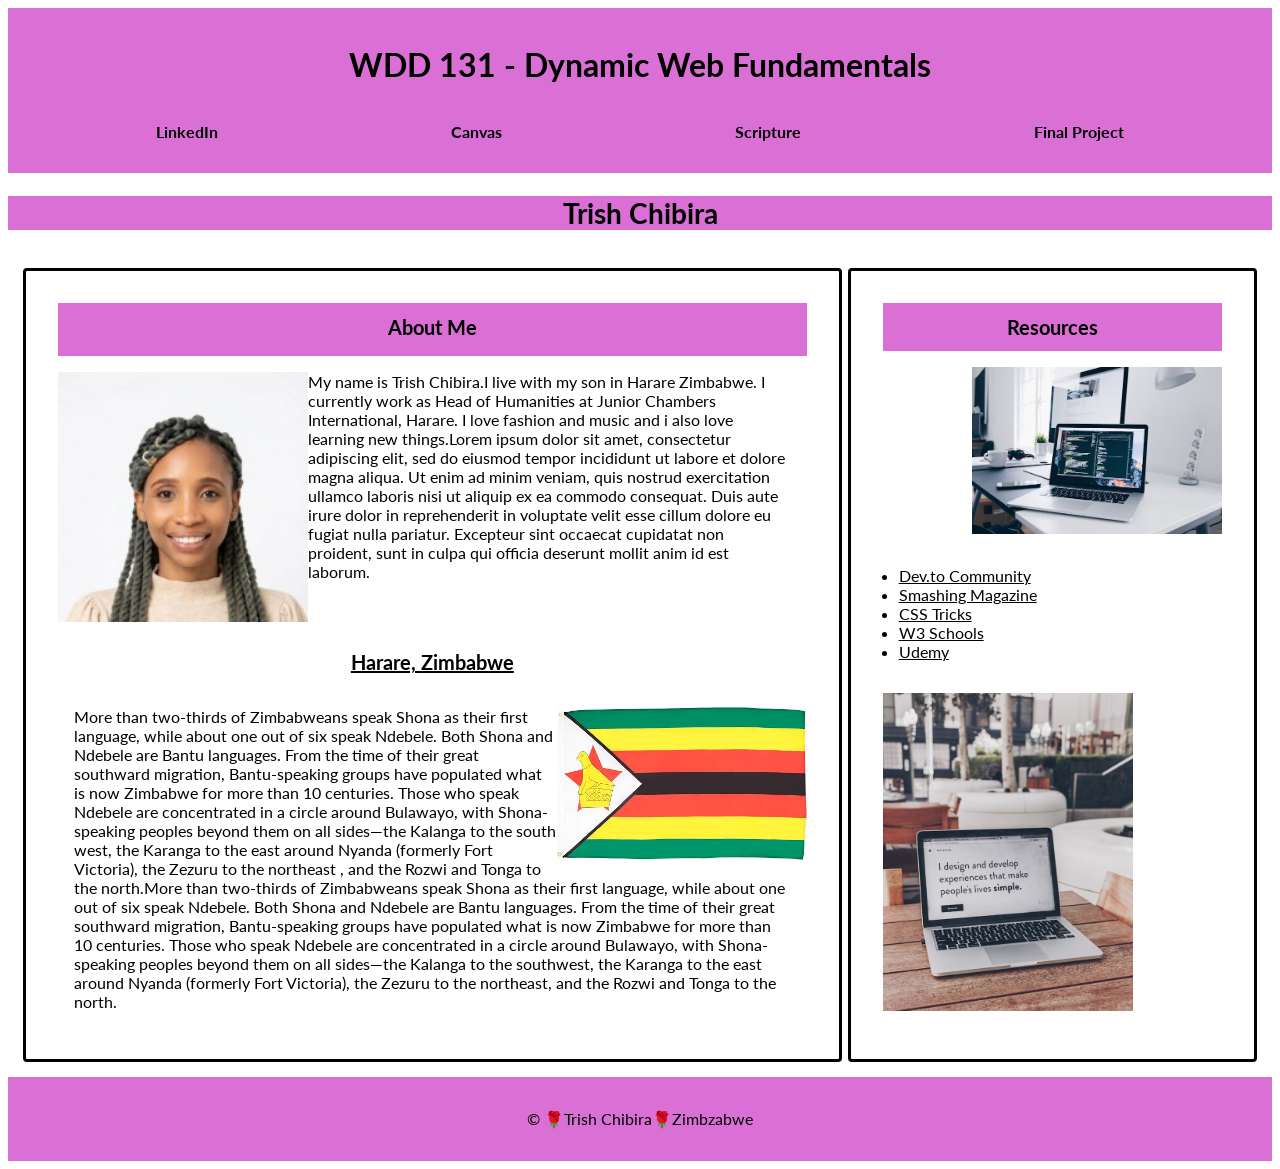
<file: index.html>
<!DOCTYPE html>
<html lang="en">
<head>
    <meta charset="UTF-8">
    <meta name="viewport" content="width=device-width, initial-scale=1.0">
    <title>WDD 131 - Dynamic Web Fundamentals - Trish Chibira</title>
    <meta name="description"
      content="WDD 131 - Dynamic Web Fundamentals |Trish Chibira |This homepage is about the author of this page and web development resources available for this course.">
    <meta name="author" content="Trish Chibira">
    <link rel="preconnect" href="https://fonts.googleapis.com">
    <link rel="preconnect" href="https://fonts.gstatic.com" crossorigin>
    <link href="https://fonts.googleapis.com/css2?family=Lato:ital,wght@0,100;0,300;0,400;0,700;0,900;1,100;1,300;1,400;1,700;1,900&display=swap" rel="stylesheet">
    <link rel="stylesheet" href="styles/base.css">
     <script src="scripts/getdates.js" defer></script>
</head>
    <body>
    <header>
        <h1><span id="course-title">WDD 131 - Dynamic Web Fundamentals</span></h1>
        <nav>
            <a href="https://www.linkedin.com/in/trish-chibira-43403124b">LinkedIn</a>
            <a href="https://byupw.instructure.com">Canvas</a>
            <a href="https://www.churchofjesuschrist.org/study/scriptures/nt/1-cor/8?lang=eng&id=p3-p4#p3">Scripture</a>
            <a href="https://finalproject.com">Final Project</a>
        </nav>

    </header>
    <main>
        <h2>Trish Chibira</h2>
    <div class="card-wrap">
        <section class="card">
            <h2>About Me</h2>
            <div class="the-text">
             <img src="images/trish.jpg" alt="An proffesional image of Trish Chibira." class="profile-picture">
             <p>My name is Trish Chibira.I live with my son in Harare Zimbabwe. I currently work as Head of Humanities at Junior Chambers International, Harare. I love fashion and music and i also love learning new things.Lorem ipsum dolor sit amet, consectetur adipiscing elit, sed do eiusmod tempor incididunt ut labore et dolore magna aliqua. Ut enim ad minim veniam, quis nostrud exercitation ullamco laboris nisi ut aliquip ex ea commodo consequat. Duis aute irure dolor in reprehenderit in voluptate velit esse cillum dolore eu fugiat nulla pariatur. Excepteur sint occaecat cupidatat non proident, sunt in culpa qui officia deserunt mollit anim id est laborum.</p>
            </div>
            <h2 class="zim-heading">Harare, Zimbabwe</h2>
            <div class="the-text">
             <img src="images/flag.webp" alt="Zimbabwean Flag" class="the-flag">
             <p>More than two-thirds of Zimbabweans speak Shona as their first language, while about one out 
                of six speak Ndebele. Both Shona and Ndebele are Bantu languages.
                 From the time of their great southward migration, Bantu-speaking groups have populated what is
                 now Zimbabwe for more than 10 centuries. Those who speak Ndebele are concentrated in a circle
                around Bulawayo, with Shona-speaking peoples beyond them on all sides—the Kalanga to the south
                   west, the Karanga to the east around Nyanda (formerly Fort Victoria), the Zezuru to the northeast
                   , and the Rozwi and Tonga to the north.More than two-thirds of Zimbabweans speak Shona as their first language, while about one out of six speak Ndebele. Both Shona and Ndebele are Bantu languages. From the time of their great southward migration, Bantu-speaking groups have populated what is now Zimbabwe for more than 10 centuries. Those who speak Ndebele are concentrated in a circle around Bulawayo, with Shona-speaking peoples beyond them on all sides—the Kalanga to the southwest, the Karanga to the east around Nyanda (formerly Fort Victoria), the Zezuru to the northeast, and the Rozwi and Tonga to the north.</p>
            </div>
        </section>
        <section class="card">
            <h2>Resources</h2>
            <div class="the-img">
             <img src="images/webphoto.avif" alt="Letting others know what i do" class="web-photo">
             </div>
            <ul>
                <li><a href="https://dev.to/" target="_blank">Dev.to Community</a></li>
                <li><a href="https://www.smashingmagazine.com/" target="_blank">Smashing Magazine</a></li>
                <li><a href="https://css-tricks.com/" target="_blank">CSS Tricks</a></li>
                <li><a href="https://www.w3schools.com/" target="_blank">W3 Schools</a></li>
                <li><a href="https://www.udemy.com/courses/free/" target="_blank">Udemy</a></li>


            </ul>
            <div class="the-img">
             <img src="images/webphotoo.jpg" alt="Letting others know what i do"  class="web-photoo">
            </div>
        </section>
    </div>

        

    </main>

    <footer>
        <p>©️ <span id="currentyear"></span>🌹Trish Chibira🌹Zimbzabwe</p>
        <p id="lastModified"></p>
    </footer>
    
    
</body>
</html>
</file>
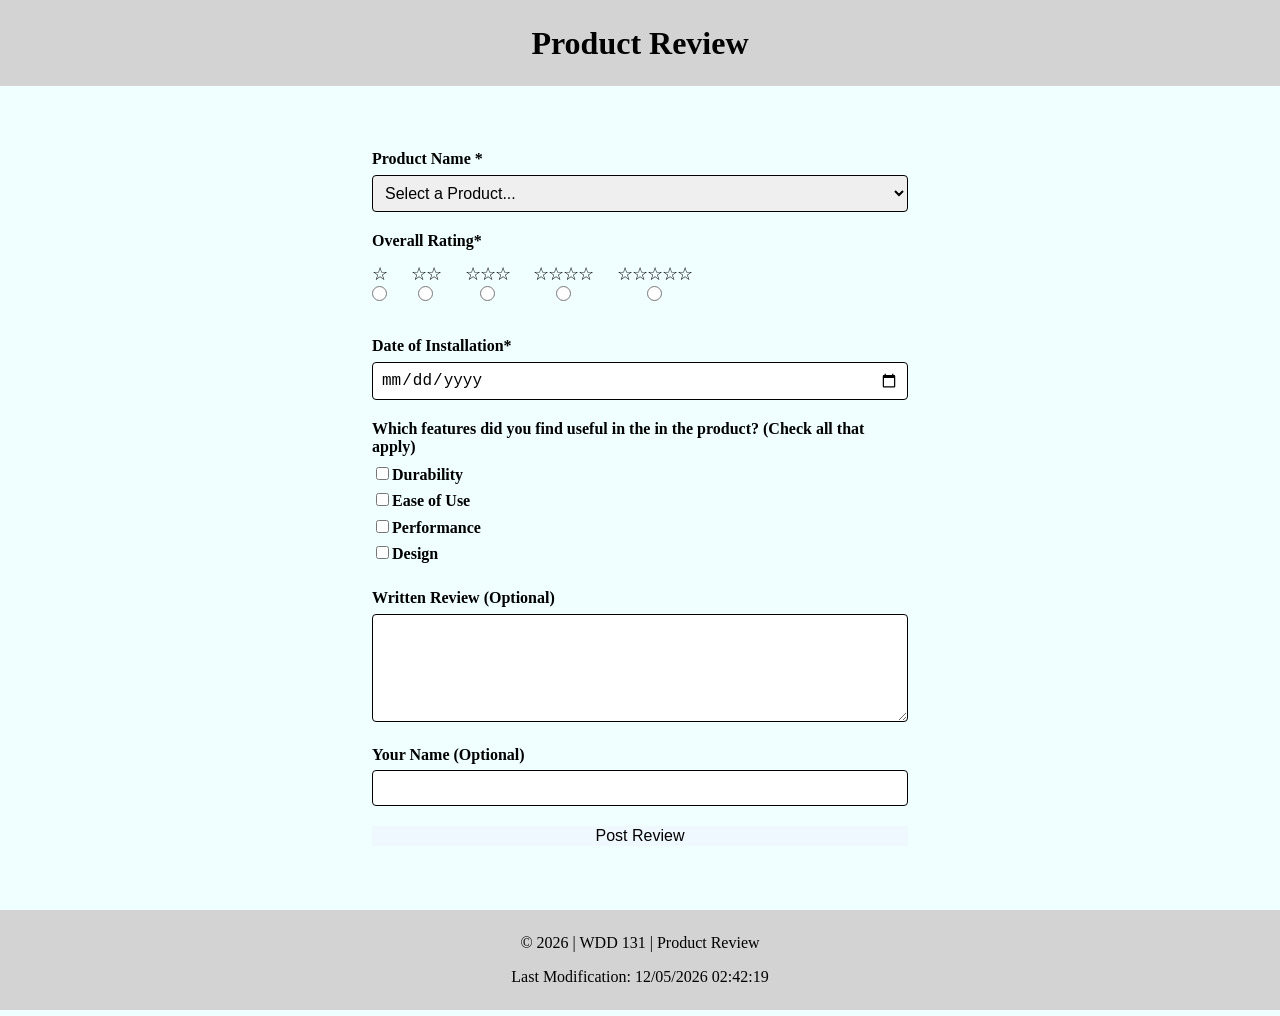
<file: form.html>
<!DOCTYPE html>
<html lang="en">
<head>
    <meta charset="UTF-8">
    <meta name="viewport" content="width=device-width, initial-scale=1.0">
    <title>WDD 131 - Dynamic Web Fundamentals - Form Creation.</title>
    <meta name="description"
      content="WDD 131 - Dynamic Web Fundamentals |Trish Chibira | This homepage is about learning to create a form.">
    <meta name="author" content="Trish Chibira">
    <link rel="preconnect" href="https://fonts.googleapis.com">
    <link rel="preconnect" href="https://fonts.gstatic.com" crossorigin>
    <link href="https://fonts.googleapis.com/css2?family=Lato:ital,wght@0,100;0,300;0,400;0,700;0,900;1,100;1,300;1,400;1,700;1,900&display=swap" rel="stylesheet">
    <link rel="stylesheet" href="styles/form.css">
    <script src="scripts/form.js" defer></script>
</head>
<body>
    <header>
        <h1>Product Review</h1>

    </header>
    <main>
        <form method="get" action="review.html">
            <div class="form-item">
                <label for="productName">Product Name <span class="required">*</span></label>
                <select id="productName" name="productName" required>
                    <option value="" disabled selected>Select a Product...</option>
                </select>
            </div>
            <div class="form-item">
                <fieldset class="rating-fieldset">
                
                    <legend>Overall Rating<span class="required">*</span></legend>
                    <div class="rating-options">
                        <label for="rating1">
                            <span>&#9734;</span>
                            <input type="radio" id="rating1" name="rating" value="1" required>
                        </label>
                        <label for="rating2">
                            <span>&#9734;&#9734;</span>
                            <input type="radio" id="rating2" name="rating" value="2" required>
                        </label>
                        <label for="rating3">
                            <span>&#9734;&#9734;&#9734;</span>
                            <input type="radio" id="rating3" name="rating" value="3" required>
                        </label>
                        <label for="rating4">
                            <span>&#9734;&#9734;&#9734;&#9734;</span>
                            <input type="radio" id="rating4" name="rating" value="4" required>
                        </label>
                        <label for="rating5">
                            <span>&#9734;&#9734;&#9734;&#9734;&#9734;</span>
                            <input type="radio" id="rating5" name="rating" value="5" required>
                        </label>
                    </div>
                </fieldset>
            </div>
            <div class="form-item">
                    <label for="installDate">Date of Installation<span class="required">*</span></label>
                    <input type="date" id="installDate" name="installDate" required>
            </div>
            <div class="form-item">
                <fieldset>
                    <legend>Which features did you find useful in the in the product? (Check all that apply)</legend>
                    <div class="check-box"></div>
                    <label for="durability"><input type="checkbox" id="durability" name="features" value="durability">Durability</label>
                    <label for="easeOfUse"><input type="checkbox" id="easeOfUse" name="features" value="easeOfUse">Ease of Use</label>
                    <label for="performance"><input type="checkbox" id="performance" name="features" value="performance">Performance</label>
                    <label for="design"><input type="checkbox" id="design" name="features" value="design">Design</label>
                </fieldset>
            </div>
            <div class="form-item">
                <label for="writtenReview">Written Review (Optional)</label>
                <textarea id="writtenReview" name="writtenReview" rows="5"></textarea>
            </div>
            <div class="form-item">
                <label for="userName">Your Name (Optional)</label>
                <input type="text" id="userName" name="userName">


            </div>
            <input type="submit" value="Post Review" class="submit-btn">
        </form>


    </main>
    <footer>
        <p>&copy; <span id="currentyear"></span> | WDD 131 | Product Review</p>
        <p id="lastModified"></p>
    </footer>

</body>
</html>
</file>
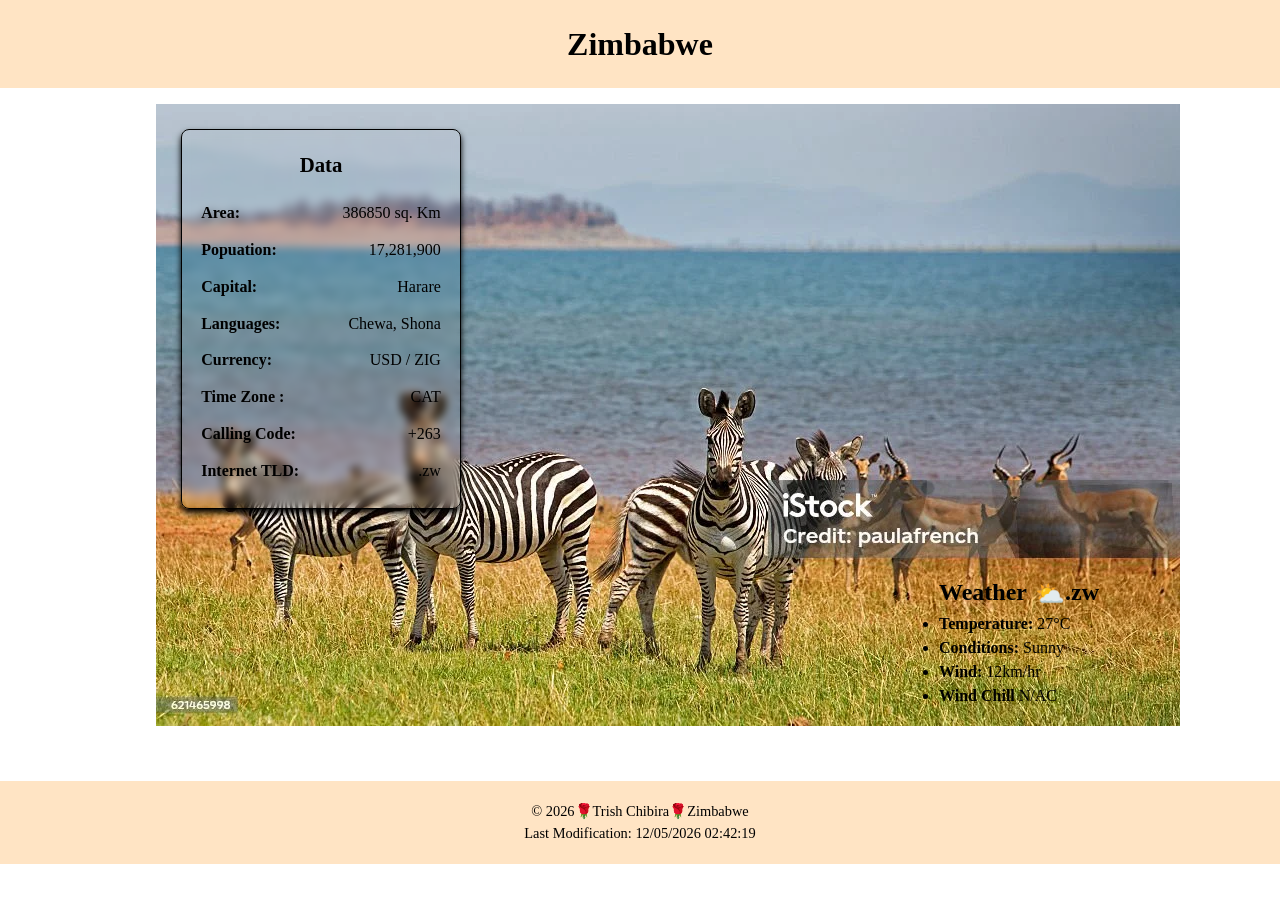
<file: place.html>
<!DOCTYPE html>
<html lang="en">
<head>
    <meta charset="UTF-8">
    <meta name="viewport" content="width=device-width, initial-scale=1.0">
    <title>WDD 131 - Dynamic Web Fundamentals - Place Trish has visited</title>
    <meta name="description"
      content="WDD 131 - Dynamic Web Fundamentals |Trish Chibira |This homepage is about the author of this page and web development resources available for this course.">
    <meta name="author" content="Trish Chibira">
    <link rel="preconnect" href="https://fonts.googleapis.com">
    <link rel="preconnect" href="https://fonts.gstatic.com" crossorigin>
    <link href="https://fonts.googleapis.com/css2?family=Lato:ital,wght@0,100;0,300;0,400;0,700;0,900;1,100;1,300;1,400;1,700;1,900&display=swap" rel="stylesheet">
    <link rel="stylesheet" href="styles/place.css">
     <script src="scripts/place.js" defer></script>
</head>
<body>
<header>
  <h1> Zimbabwe</h1>
</header>
<main>
  <div class="hero">
    <pic>
     <source ="(min-width:700px)" srcset="images/kariba.jpg">
     <img src="images/karibaa.webp" alt="Zebras at Kariba Dam">
     </pic>

     <section class="card">
      <h2>Data</h2>
      <ul>
        <li><span class="label">Area:</span> <span class="value">386850 sq. Km</span></li>
        <li><span class="label">Popuation:</span> <span class="value">17,281,900</span></li>
        <li><span class="label">Capital:</span> <span class="value">Harare</span></li>
        <li><span class="label">Languages:</span> <span class="value"> Chewa, Shona</span></li>
        <li><span class="label">Currency:</span> <span class="value">USD / ZIG</span></li>
        <li><span class="label">Time Zone :</span> <span class="value">CAT</span></li>
        <li><span class="label">Calling Code:</span> <span class="value">+263</span></li>
        <li><span class="label">Internet TLD:</span> <span class="value"></span>.zw</li>
      </ul>
     </section>
     <section class="weather">
      <h2>Weather<span class="weather-icon">⛅</span>.zw</h2>
      <ul>
        <li><span class="label">Temperature:</span> <span class="value" id="temp">27</span>&deg;C</li>
        <li><span class="label">Conditions:</span> <span class="value">Sunny</span></li>
        <li><span class="label">Wind:</span> <span class="wind" id="wind">12km/hr</span></li>
        <li><span class="label">Wind Chill</span>  <span class="value" id="chill">N/A</span>C</li>

      </ul>
     </section>
 </div>
</main>   
<footer>
   <p>©️ <span id="currentyear"></span>🌹Trish Chibira🌹Zimbabwe</p>
        <p id="lastModified"></p>

</footer>
</body>
</html>
</file>
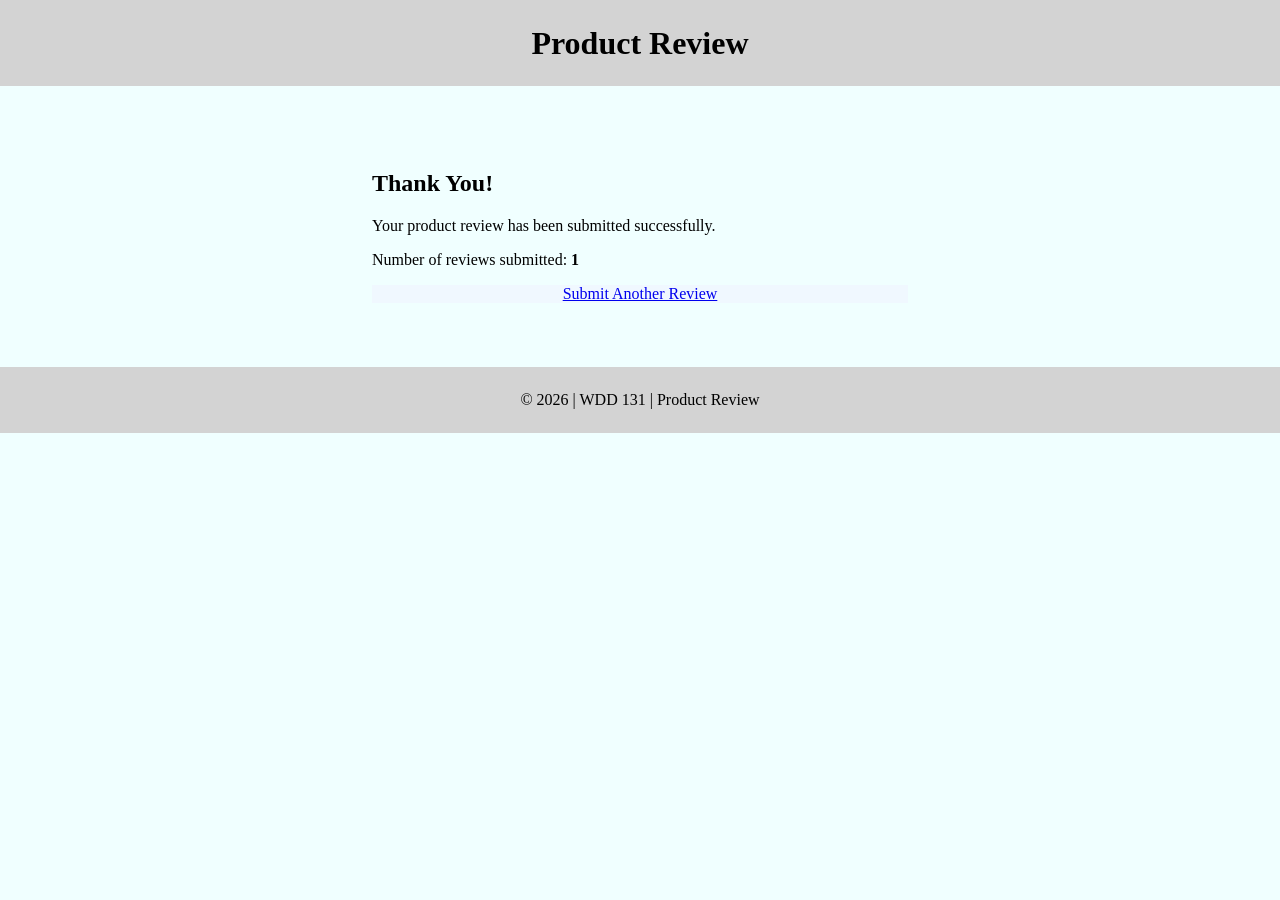
<file: review.html>
<!DOCTYPE html>
<html lang="en">
<head>
    <meta charset="UTF-8">
    <meta name="viewport" content="width=device-width, initial-scale=1.0">
    <title>WDD 131 - Submitted Review</title>
    <link rel="stylesheet" href="styles/form.css">
    <script>
        document.addEventListener("DOMContentLoaded", () => {
            let count = Number(localStorage.getItem("reviewCount-ls")) || 0;
            count++;
            localStorage.setItem("reviewCount-ls",count);
            document.getElementById("reviewCounter").textContent = count;
        });
    </script>
</head>
<body>
    <header>
        <h1>Product Review</h1>
    </header>
    <main class="confirming-container">
        <h2>Thank You!</h2>
        <p>Your product review has been submitted successfully.</p>
        <p>Number of reviews submitted: <strong id="reviewCounter">0</strong></p>
        <a href="form.html" class="submit-btn text-center">Submit Another Review</a>
    </main>
    <footer>
        <p>&copy; 2026 | WDD 131 | Product Review</p>
    </footer>
</body>
</html>
</file>
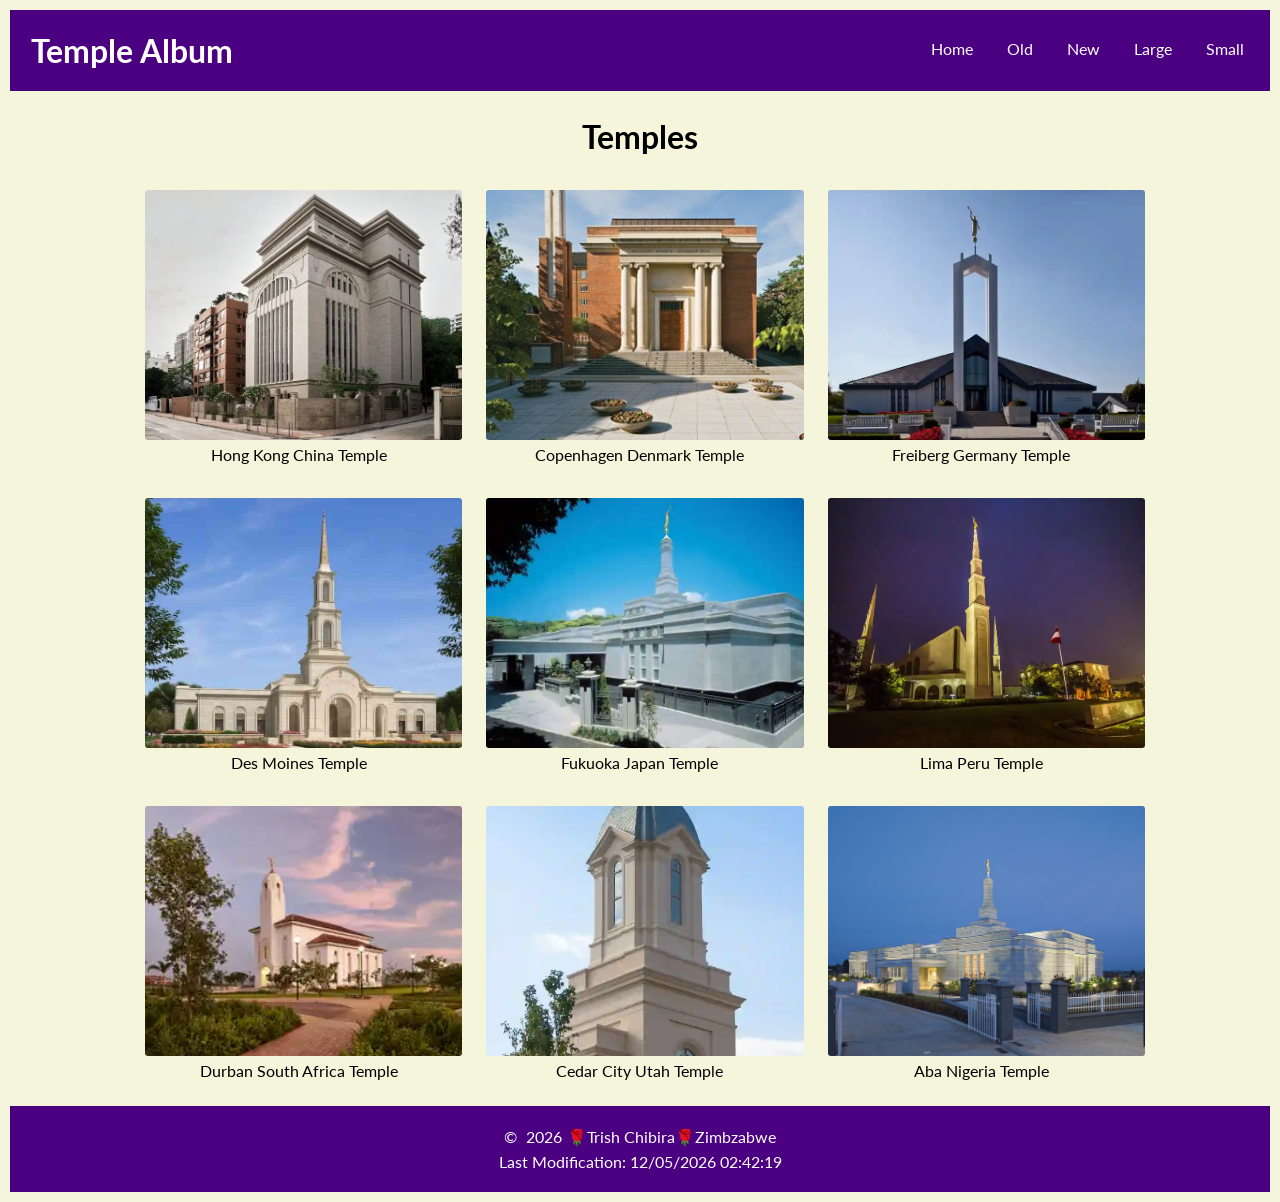
<file: temples.html>
<!DOCTYPE html>
<html lang="en">
<head>
    <meta charset="UTF-8">
    <meta name="viewport" content="width=device-width, initial-scale=1.0">    <title>WDD 131 - Dynamic Web Fundamentals - Temples</title>
    <meta name="description"
      content="WDD 131 - Dynamic Web Fundamentals |Temples | This homepage is about the temples around the world.">
    <meta name="author" content="Trish Chibira">
    <link rel="preconnect" href="https://fonts.googleapis.com">
    <link rel="preconnect" href="https://fonts.gstatic.com" crossorigin>
    <link href="https://fonts.googleapis.com/css2?family=Lato:ital,wght@0,100;0,300;0,400;0,700;0,900;1,100;1,300;1,400;1,700;1,900&display=swap" rel="stylesheet">
    <link rel="stylesheet" href="styles/temples.css">
    <link rel="stylesheet" href="styles/temples-large.css" media="(min-width:768px)">
    <script src="scripts/temples.js" defer></script>
</head>
<body>
    <header>
        <p> Temple Album</p>
        <button id="hamburger-btn" aria-label="Navigation">&#9776;</button>
        <nav id="navigation-menu">
            <a href="https://www.home.com">Home</a>
            <a href="https://www.old.com">Old</a>
            <a href="https://www.new.com">New</a>
            <a href="https://www.large.com">Large</a>
            <a href="https://www.small.com">Small</a>

        </nav>

    </header>
    <main>
        <h1>Temples</h1>
        <figure>
            <img src="images/china.webp" alt="Temple in China">
            <figcaption>Hong Kong China Temple </figcaption>
        </figure>
        <figure>
            <img src="images/denmark.jpeg" alt="Temple in Denmark">
            <figcaption>Copenhagen Denmark Temple </figcaption>
        </figure>
        <figure>
            <img src="images/germany.webp" alt="Temple in Germany">
            <figcaption>Freiberg Germany Temple </figcaption>
        </figure>
        <figure>
            <img src="images/iowa.jpg" alt="Temple in Iowa">
            <figcaption>Des Moines Temple </figcaption>
        </figure>
        <figure>
            <img src="images/japan.webp" alt="Temple in Japan">
            <figcaption>Fukuoka Japan Temple </figcaption>
        </figure>
        <figure>
            <img src="images/peru.webp" alt="Temple in Peru">
            <figcaption>Lima Peru Temple </figcaption>
        </figure>
        <figure>
            <img src="images/southafrica.webp" alt="South African Temple">
            <figcaption>Durban South Africa Temple </figcaption>
        </figure>
        <figure>
            <img src="images/utah.webp" alt="Temple in Utah">
            <figcaption>Cedar City Utah Temple </figcaption>
        </figure>
        <figure>
            <img src="images/nigeria.jpeg" alt="Temple in Nigeria">
            <figcaption>Aba Nigeria Temple </figcaption>
        </figure>


    </main>
    <footer>
        <p>©️ <span id="currentyear"></span>🌹Trish Chibira🌹Zimbzabwe</p>
        <p id="lastModified"></p>

    </footer>
</body>
</html>
</file>
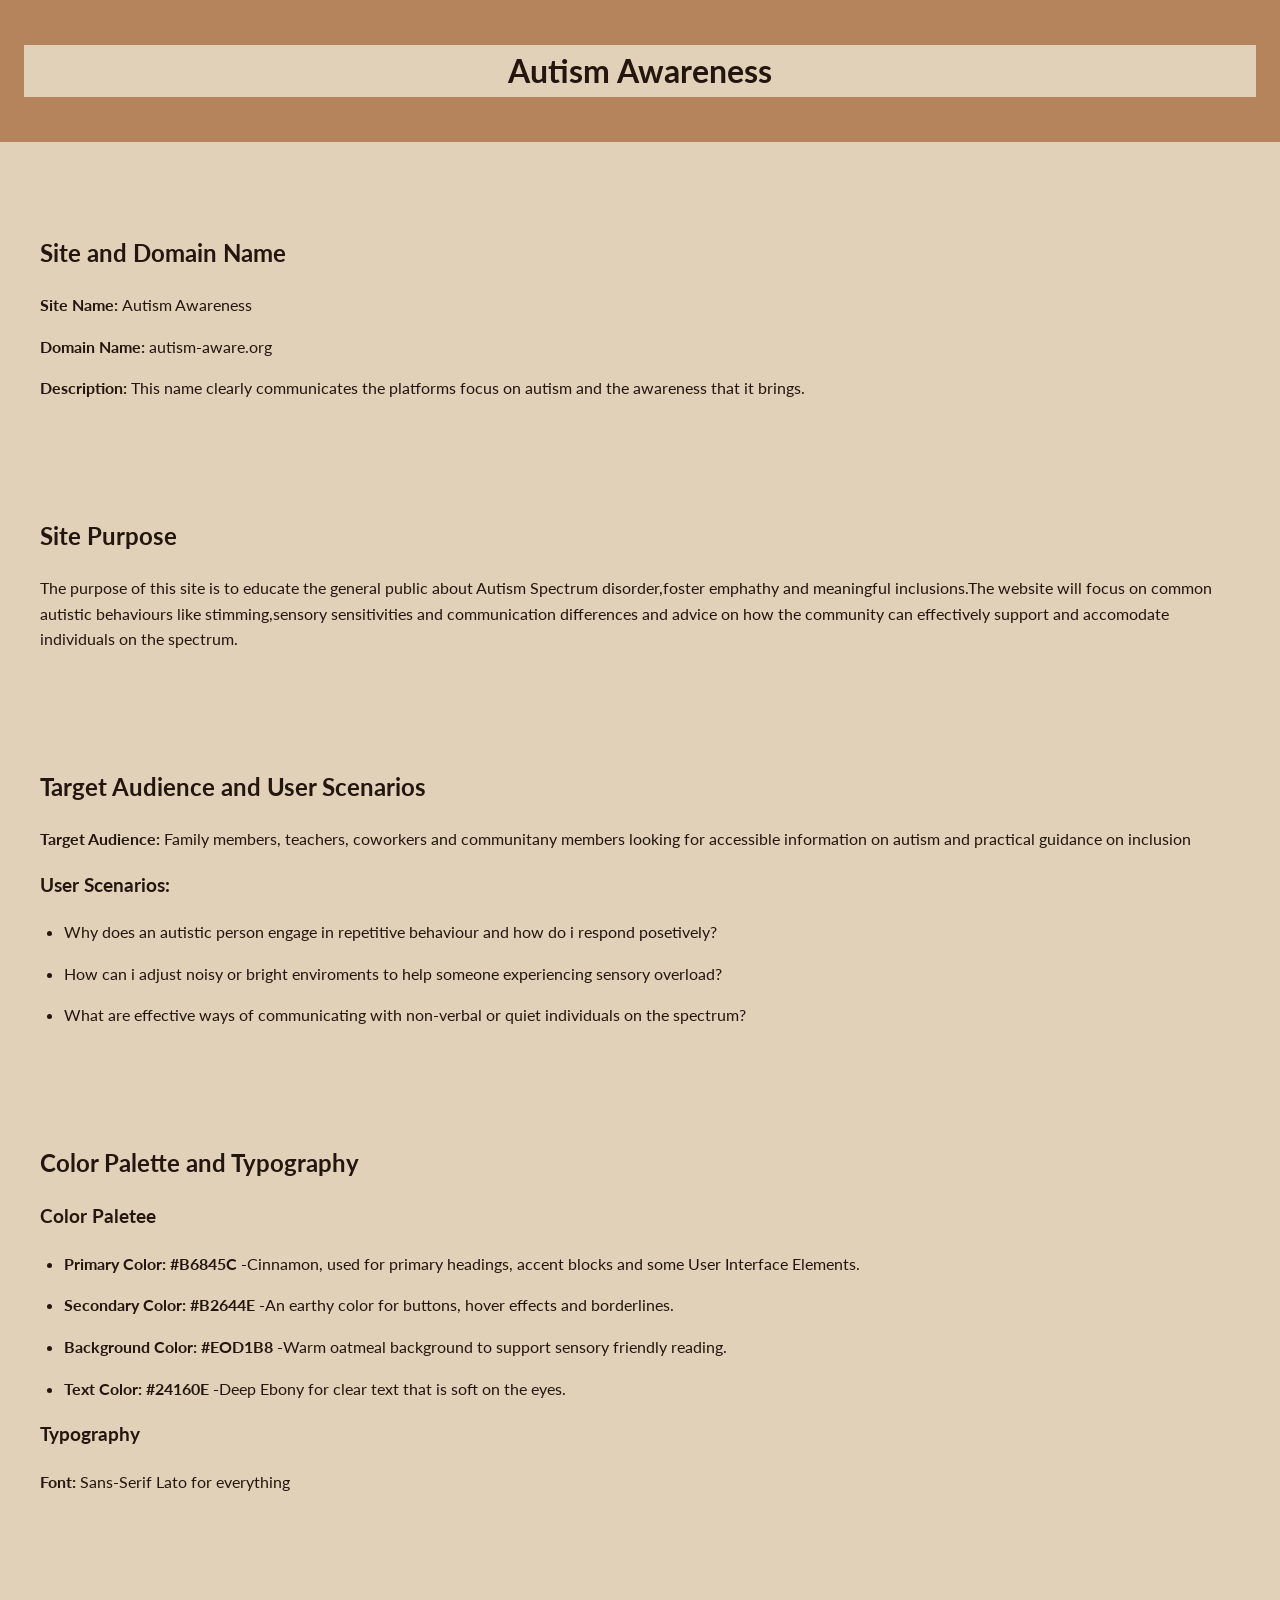
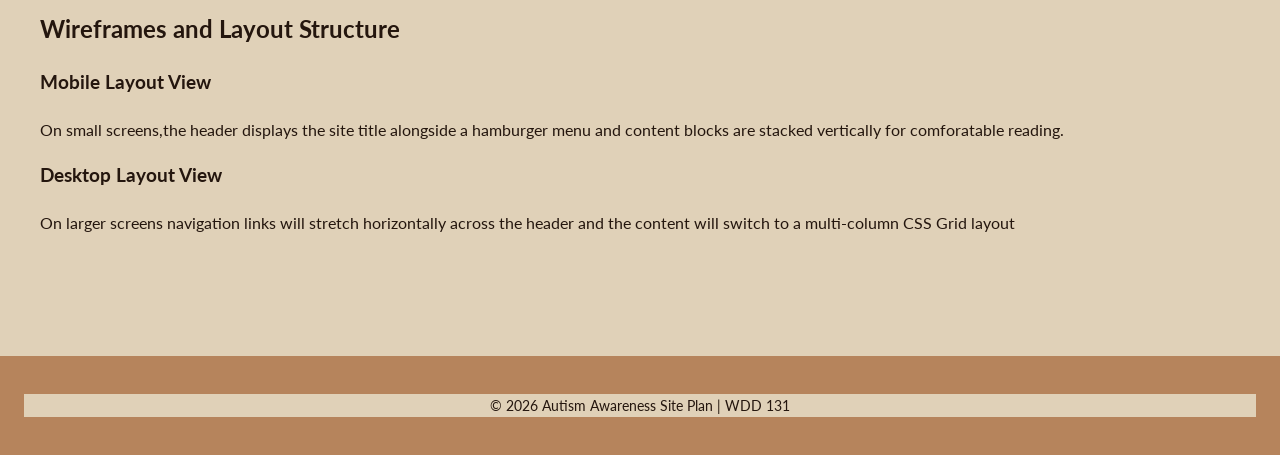
<file: project/siteplan.html>
<!DOCTYPE html>
<html lang="en">
<head>
    <meta charset="UTF-8">
    <meta name="viewport" content="width=device-width, initial-scale=1.0">    <title>WDD 131 - Dynamic Web Fundamentals - Site Plan</title>
    <meta name="description"
      content="WDD 131 - Dynamic Web Fundamentals |Site Plan | This homepage is about the site plan for the final project of the course.">
    <meta name="author" content="Trish Chibira">
    <link rel="preconnect" href="https://fonts.googleapis.com">
    <link rel="preconnect" href="https://fonts.gstatic.com" crossorigin>
    <link href="https://fonts.googleapis.com/css2?family=Lato:ital,wght@0,100;0,300;0,400;0,700;0,900;1,100;1,300;1,400;1,700;1,900&display=swap" rel="stylesheet">
    <link rel="stylesheet" href="styles/siteplan.css">
</head>
<body>
    <header>
      <h1>Autism Awareness</h1>
    </header>
    <main>
      <section id="site-id">
        <h2>Site and Domain Name</h2>
        <p><strong>Site Name: </strong>Autism Awareness</p>
        <p><strong>Domain Name: </strong>autism-aware.org</p>
        <p><strong>Description: </strong>This name clearly communicates the platforms focus on autism and the awareness that it brings.</p>
      </section>

      <section id="site-purpose">
        <h2>Site Purpose</h2>
        <p>The purpose of this site is to educate the general public about Autism Spectrum disorder,foster emphathy and meaningful inclusions.The website will focus on common autistic behaviours like stimming,sensory sensitivities and communication differences and advice on how the community can effectively support and accomodate individuals on the spectrum. </p>
      </section>

      <section id="target-audience">
        <h2>Target Audience and User Scenarios</h2>
        <p><strong>Target Audience: </strong>Family members, teachers, coworkers and communitany members looking for accessible information on autism and practical guidance on inclusion </p>
        <h3>User Scenarios: </h3>
        <ul>
            <li>Why does an autistic person engage in repetitive behaviour and how do i respond posetively? </li>
            <li>How can i adjust noisy or bright enviroments to help someone experiencing sensory overload?</li>
            <li>What are effective ways of communicating with non-verbal or quiet individuals on the spectrum?</li>
        </ul>
      </section>
      <section id="design-elements">
        <h2> Color Palette and Typography</h2>
        <h3>Color Paletee</h3>
        <ul>
            <li><strong>Primary Color: #B6845C -</strong>Cinnamon, used for primary headings, accent blocks and some User Interface Elements.</li>
            <li><strong>Secondary Color: #B2644E -</strong>An earthy color for buttons, hover effects and borderlines.</li>
            <li><strong>Background Color: #EOD1B8 -</strong>Warm oatmeal background to support sensory friendly reading. </li>
            <li><strong>Text Color: #24160E -</strong>Deep Ebony for clear text that is soft on the eyes.</li>
        </ul>
        <h3>Typography</h3>
        <p><strong>Font: </strong>Sans-Serif Lato for everything </p>

      </section>
      <section id="wireframe">
        <h2>Wireframes and Layout Structure</h2>
        <h3>Mobile Layout View</h3>
        <p>On small screens,the header displays the site title alongside a hamburger menu and content blocks are stacked vertically for comforatable reading.</p>
        <h3>Desktop Layout View</h3>
        <p>On larger screens navigation links will stretch horizontally across the header and the content will switch to a multi-column CSS Grid layout</p>
      </section>
      
    </main>

     

<footer>
    <p>&copy; 2026 Autism Awareness Site Plan | WDD 131</p>

</footer>
</body>
</html>
</file>
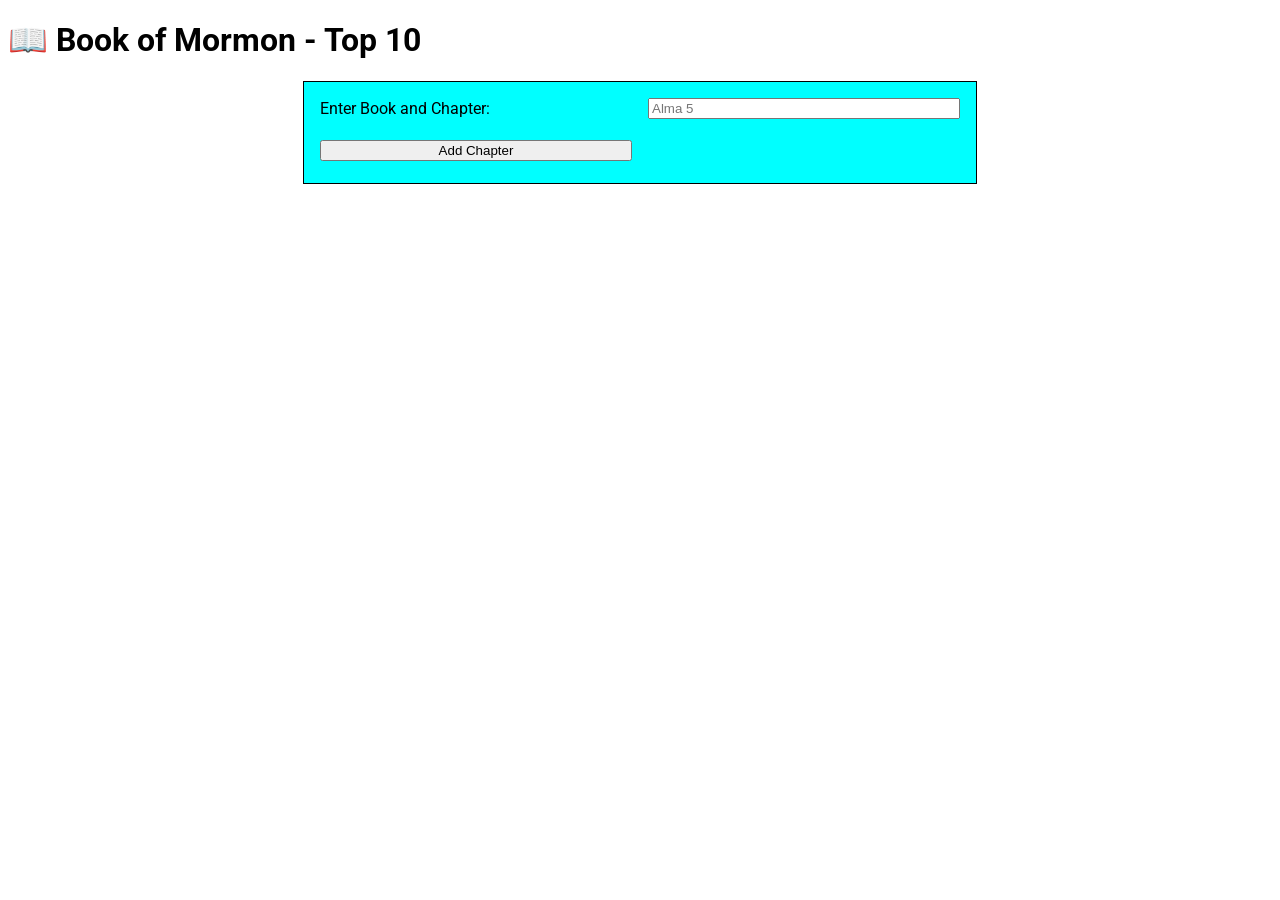
<file: week 2/bom.html>
<!DOCTYPE html>
<html lang="en">
<head>
    <meta charset="UTF-8">
    <meta name="viewport" content="width=device-width, initial-scale=1.0">
    <title>WDD 131 - Dynamic Web Fundamentals - Trish Chibira</title>
    <meta name="description"
      content="WDD 131 - Dynamic Web Fundamentals |Trish Chibira |This homepage is about the author of this page and web development resources available for this course.">
    <meta name="author" content="Trish Chibira">
    <link rel="preconnect" href="https://fonts.googleapis.com">
    <link rel="preconnect" href="https://fonts.gstatic.com" crossorigin>
    <link href="https://fonts.googleapis.com/css2?family=Lato:ital,wght@0,100;0,300;0,400;0,700;0,900;1,100;1,300;1,400;1,700;1,900&family=Roboto:ital,wght@0,100..900;1,100..900&display=swap" rel="stylesheet">
    <link rel="stylesheet" href="styles\media-query.css"> 
    <link rel="stylesheet" href="styles\media-query-large.css">  
</head>
<body>
    <h1>📖 Book of Mormon - Top 10</h1>
<main>
	<label for="favchap">Enter Book and Chapter: </label>
	<input type="text" id="favchap" placeholder="Alma 5">
	<button type="submit">Add Chapter</button>
	<ul id="list"></ul>
</main>
</body>
</file>
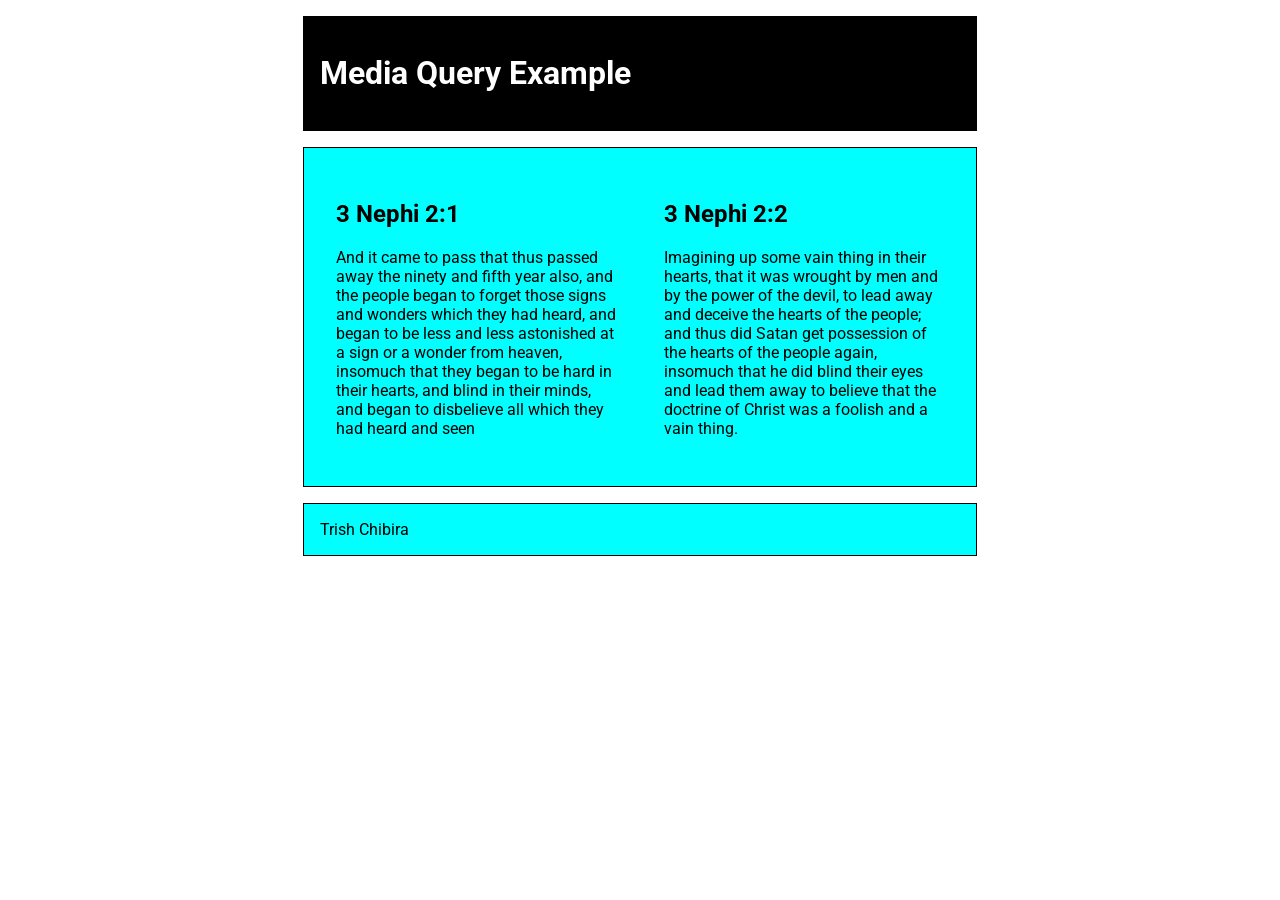
<file: week 2/media-query.html>
<!DOCTYPE html>
<html lang="en">
<head>
    <meta charset="UTF-8">
    <meta name="viewport" content="width=device-width, initial-scale=1.0">
    <title>WDD 131 - Dynamic Web Fundamentals - Trish Chibira</title>
    <meta name="description"
      content="WDD 131 - Dynamic Web Fundamentals |Trish Chibira |This homepage is about the author of this page and web development resources available for this course.">
    <meta name="author" content="Trish Chibira">
    <link rel="preconnect" href="https://fonts.googleapis.com">
    <link rel="preconnect" href="https://fonts.gstatic.com" crossorigin>
    <link href="https://fonts.googleapis.com/css2?family=Lato:ital,wght@0,100;0,300;0,400;0,700;0,900;1,100;1,300;1,400;1,700;1,900&family=Roboto:ital,wght@0,100..900;1,100..900&display=swap" rel="stylesheet">
    <link rel="stylesheet" href="styles\media-query.css"> 
    <link rel="stylesheet" href="styles\media-query-large.css">  
</head>
<body>
    <header>
        <h1>Media Query Example</h1>
    </header>
    <main>
      <section>
        <h2>3 Nephi 2:1</h2>
        <p>And it came to pass that thus passed away the ninety and fifth year also, and the people began to forget those signs and wonders which they had heard, and began to be less and less astonished at a sign or a wonder from heaven, insomuch that they began to be hard in their hearts, and blind in their minds, and began to disbelieve all which they had heard and seen</p>
      </section>
      <section>
        <h2>3 Nephi 2:2</h2>
        <p>Imagining up some vain thing in their hearts, that it was wrought by men and by the power of the devil, to lead away and deceive the hearts of the people; and thus did Satan get possession of the hearts of the people again, insomuch that he did blind their eyes and lead them away to believe that the doctrine of Christ was a foolish and a vain thing.</p>
      </section>
    </main>
    <footer>
        Trish Chibira
    </footer>
</body>
</file>
<file: styles/base.css>
:root{
    --font-size: medium;
    --color:solid black;
    --background-color:orchid;
}
body{
    font-family:"Lato", sans-serif;
}





header{
    background-color: orchid;
    text-align: center;
    padding: 1rem;
    font-weight:bolder;
}
#course-title{
    font-size: 2rem;
    font-weight: bold;

}
nav{
    background-color: var(--background-color);
    display: flex;
    justify-content: space-around;
    padding: 1rem;
    color: var(--color);
}
nav a{
    color: var(--color);
    text-decoration: none;
}
nav a:hover{
    text-decoration:underline;
    color:darkorchid;
}
main h2{
    flex-basis: 100%;
    text-align: center;
    font-size: 1.75rem;
    font-weight: bold;
    background-color:orchid ;
}
.card-wrap{
    display: grid;
    grid-template-columns: 2fr 1fr;
    gap:6px;
    padding:15px;

}
main{
    flex-wrap: wrap;

}
.card{
    display: flex;
    flex-direction: column;
    border: 3px var(--color) ;
    border-radius: 4px;
    overflow: hidden;
     flex: 1;
     padding: 2rem;
    
}
.card h2{
    background-color: orchid;
    margin: 0;
    padding: 0.75rem;
    text-align: center;
    font-size: 1.25rem;

}

.card p,
.card image,
.card ul{
    padding:0 1rem;
}

.card img{
    width: 250px;
    height: auto;
    display: block;
    margin: 1rem 0;
}
.profile-picture{
    float :left;
    width: 100px;
}
.the-flag{
    float:right;
}
.card h2.zim-heading{
    background-color: white;
    text-decoration: underline;
    color:var(--color);
}
.web-photoo{
    float: left;
}
.web-photo{
    float:right;
    height: 150px;
}
footer{
    background-color:orchid ;
    text-align: center;
    padding: 1rem;
    font-size: medium;
}
ul,
li a{
    color: var(--color);

}
</file>
<file: styles/form.css>
*{
    box-sizing: border-box;
}
body{
    background-color: azure;
    color: black;
    margin: 0;
    padding: 0;
}
header{
    text-align: center;
    padding: 0.2rem;
    background-color: lightgray;

}
main{
    max-width: 600px;
    margin: 2rem auto;
    padding: 2rem;

}
.form-item{
    margin-bottom: 1.25rem;
}
label{
    display: block;
    margin-bottom: 0.4rem;
    font-weight: bold;
}
input[type="text"],
input[type="date"],
select,
textarea{
    width: 100%;
    padding: 0.5rem;
    border:1px solid black;
    border-radius: 4px;
    font-size: 1rem;

}
fieldset{
     border:none;
     padding:0;
     margin: 0 0 1.25rem 0;
     width: 100%;
  

}
legend{
    font-weight: bold;
    padding:0;
    display: block;
    width: 100%;
    margin: 0 0 0.5rem 0;
    font-size: 1rem;
}
.check-box label,
select,
textarea{
    width:100%;
    padding: 0.5rem;
    border: 1px solid black;
}
.rating-options{
    display:flex;
    justify-content: space-between;
    align-items: flex-end;
    max-width: 320px;
    margin: 0.5rem 0 1rem 0;
}
.rating-options label{
    display: flex;
    flex-direction: column;
    align-items: center;
    font-weight: normal;
    border: none;
    background: transparent;
    padding: 0;
    margin: 0;
    cursor: pointer;
}
.rating-options label span{
    font-size: 1.1rem;
    margin-bottom: 0.2rem;
    line-height: 1;
    letter-spacing: -1px;
    text-align: center;

}
.rating-options input[type="radio"]{
    margin: 0;
    cursor: pointer;
    width: 15px;
    height: 15px;
}
.required{
    color: black;
}
.submit-btn{
    display: block;
    width: 100%;
    border: none;
    font-size: 1rem;
    background-color: aliceblue;


}
.submit-btn:hover{
    background-color: lightblue;

}
.text-center{
    text-align: center;
}

footer{
    text-align: center;
    background-color: lightgray;
    padding: 0.5rem;

}
@media screen and (max-width:600px) {
    main {
        max-width: 100%;
        margin: 0;
        padding: 1rem 0.8rem;
        box-shadow: none;
    }
    input[type="text"],
    input[type="date"],
    select,
    textarea{
        width:100%;
    }
}
</file>
<file: styles/place.css>
:root{
    --primary-color:bisque;

}
*{
    box-sizing: border-box;
    margin:0;
    padding:0;
}
body{
    background-color: white;
    line-height: 1.5;
}
header{
    background-color: var(--primary-color);
    color: black;
    text-align: center;
    padding: 1.25rem;
}
header h1{
    font-size: 2rem;

}
main{
    max-width:1000px;
    margin: 0 auto;
    padding: 1rem;
}
.hero{
    display: flex;
    flex-direction: column;
    gap:1rem;
}
.hero picture img{
    width: 100%;
    height:auto;
    display: block;
    border-radius:6px;
    object-fit: cover;

}
.card {
    border: 1px solid black;
    border-radius: 8px;
    padding: 1.2rem;
    box-shadow: 0 4px 6px rgba(0, 0, 0.05);
}
.card h2{
    font-size: 1.3rem;
    border-bottom: 2px;
    padding-bottom: 0.4rem;
    margin-bottom: 0.5rem;
    text-align: center;
}
.card ul{
    list-style: none;
}
.card li{
    display: flex;
    justify-content: space-between;
    padding: 0.4rem 0;
    border-bottom: 1px black;
}
.card li:last-child{
    border-bottom: none;
}
.label{
    font-weight: bold
}
footer{
    text-align: center;
    padding: 1.25rem;
    margin-top:2rem ;
    font-size:0.9em; 
    background-color: var(--primary-color);

}
.weather-icon{
    width: 28px;
    height: 28px;
    vertical-align: middle;
    margin-left: 0.5rem;
    stroke:aliceblue
}
@media(min-width: 700px){
    .hero{
        position: relative;
    }
    .hero picture img{
        width: 100%;
        max-height: 520px;
    }
    .card{
        position:absolute;
        width: 280px;
        backdrop-filter: blur(4px)
    }
    .card{
        top: 25px;
        left: 25px;
    }
}   .weather{
    bottom: 25px;
    right:25px;
    position: absolute;
}
</file>
<file: styles/temples.css>
*{
    margin:5px;
}


body{
    background-color: beige;
    margin: 0;
    font-family: 'Lato', sans-serif;

}
header, footer{
    background-color: indigo;
    color: white;
    padding: 1rem;
    
    
}
header{
    display: flex;
    justify-content: space-between;
    align-items: center;
}
header p{
    font-weight: bold;
    color: white;
    font-size: xx-large;
}
nav{
    display: none;
    flex-direction: column;
    align-items: center;
    gap: 1.75rem;
    margin-top: 1rem;
    width:100%;
    
}
nav a{
    color: white;
    text-decoration: none;
}
nav a:hover{
    text-decoration: wavy;
    background-color: black;
    color: orchid;
}
nav.open{
    display: flex;
}
main{
    max-width: 800px;
    margin: 0 auto;
    padding: 1rem;
    display: grid;
    grid-template-columns: 1fr;
    gap:1.5rem;

}
main h1{
    text-align: center;
    grid-column: 1/-1;
}

figure{
    margin: 0;
    text-align: center;

    
}
figure img{
    width: 100%;
    height: 250px;
    display: block;
    border-radius: 3px;
    object-fit: cover;
}
footer{
    text-align: center;

}
</file>
<file: styles/temples-large.css>
@media (min-width:768px) {
    
main{
    grid-template-columns: repeat(3, 1fr);
    max-width:1000px ;
}
#hamburger-btn{
    display:none;
}
nav{
    flex-direction: row;
    width: auto;
    margin-top: 0;
    gap:1.5rem;
    display: flex;
}
}
</file>
<file: project/styles/siteplan.css>
body{
    font-family: 'Lato', sans-serif;
    background-color: #e0d1b8;
    color: #24160E;
    margin: 0;
    padding: 0;
    line-height: 1.6;
}
header{
    background-color:#B6845C;
    color: #24160E;
    padding: 1.5rem;
    text-align: center;

}
header h1{
    background-color: #e0d1b8;
}
main{
    margin: 2rem auto;
    padding: 1rem;


}
section{
    padding: 1.5rem;
    margin-bottom: 2rem;
    border-radius: 5px;
 
}

ul{
    padding-left: 1.5rem;
}
li{
    margin-bottom: 1rem;
}
footer{
    text-align: center;
    padding: 1.5rem;
    font-size: 0.9rem;
    background-color: #B6845C;
    
}
footer p{
    color: #24160E;
    background-color:#e0d1b8;
}
</file>
